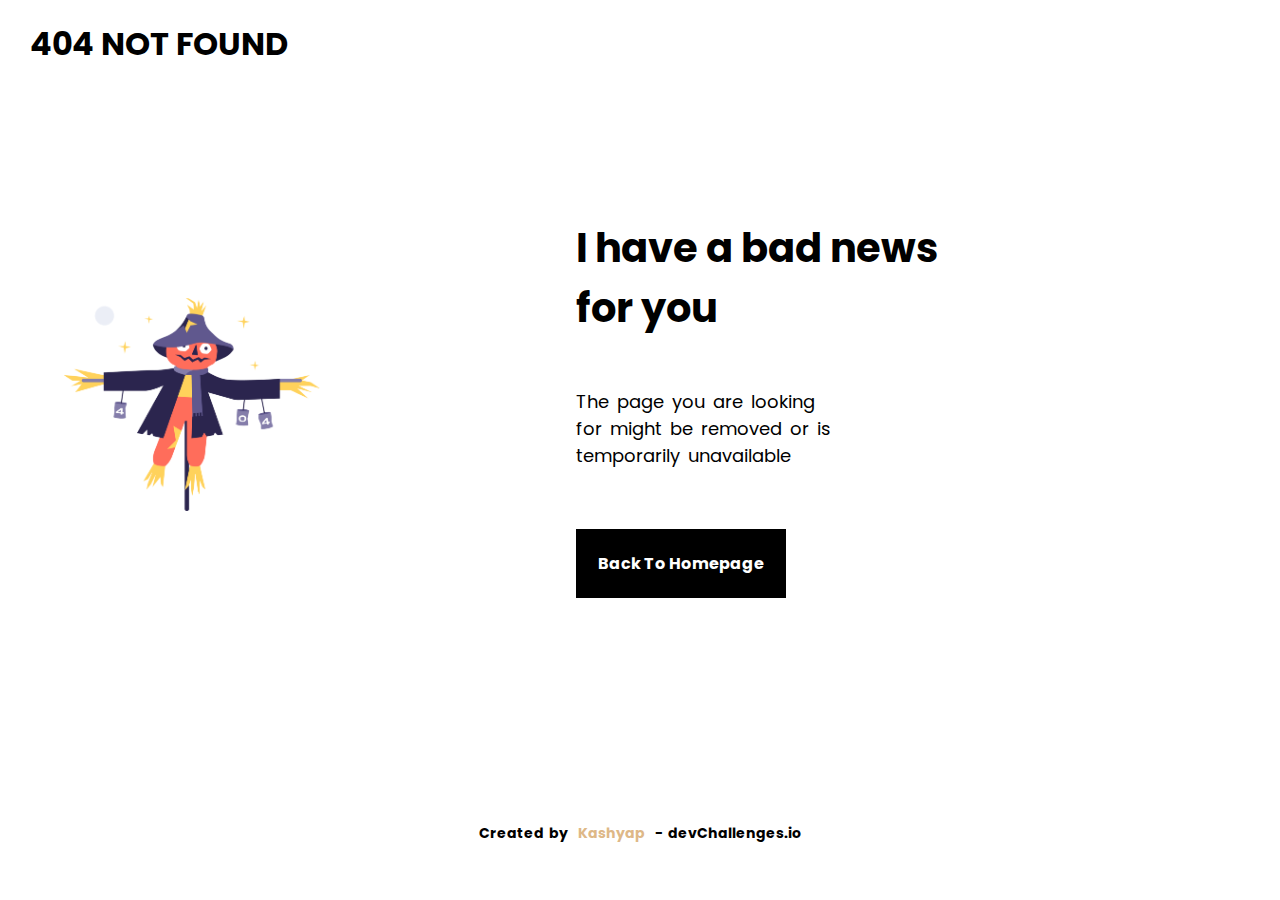
<file: 404 master/index.html>
<!DOCTYPE html>
<html lang="en">

<head>
    <meta charset="UTF-8" />
    <meta http-equiv="X-UA-Compatible" content="IE=edge" />
    <meta name="viewport" content="width=device-width, initial-scale=1.0" />
    <title>404 page</title>
    <link rel="stylesheet" href="./style.css">
    <link rel="preconnect" href="https://fonts.gstatic.com">
    <link href="https://fonts.googleapis.com/css2?family=Poppins:wght@400;600&display=swap" rel="stylesheet">
</head>

<body>
    <h1 class="top-heading">404 NOT FOUND</h1>
    <div class="container">
        <div class="img-bg">
            <img src="./images/Scarecrow.png" class="img" alt="Scarecrow image as background" />
        </div>
        <div class="content">
            <h1>
                I have a bad news <br /> for you
            </h1>
            <p>
                The page you are looking <br />for might be removed or is <br /> temporarily unavailable
            </p>
            <div class="button">
                <a href="#">Back To Homepage</a>
            </div>
            
        </div>
        
    </div>

    <footer>
        <h3>Created by <span>Kashyap</span> - devChallenges.io</h3>
    </footer>

</body>

</html>
</file>
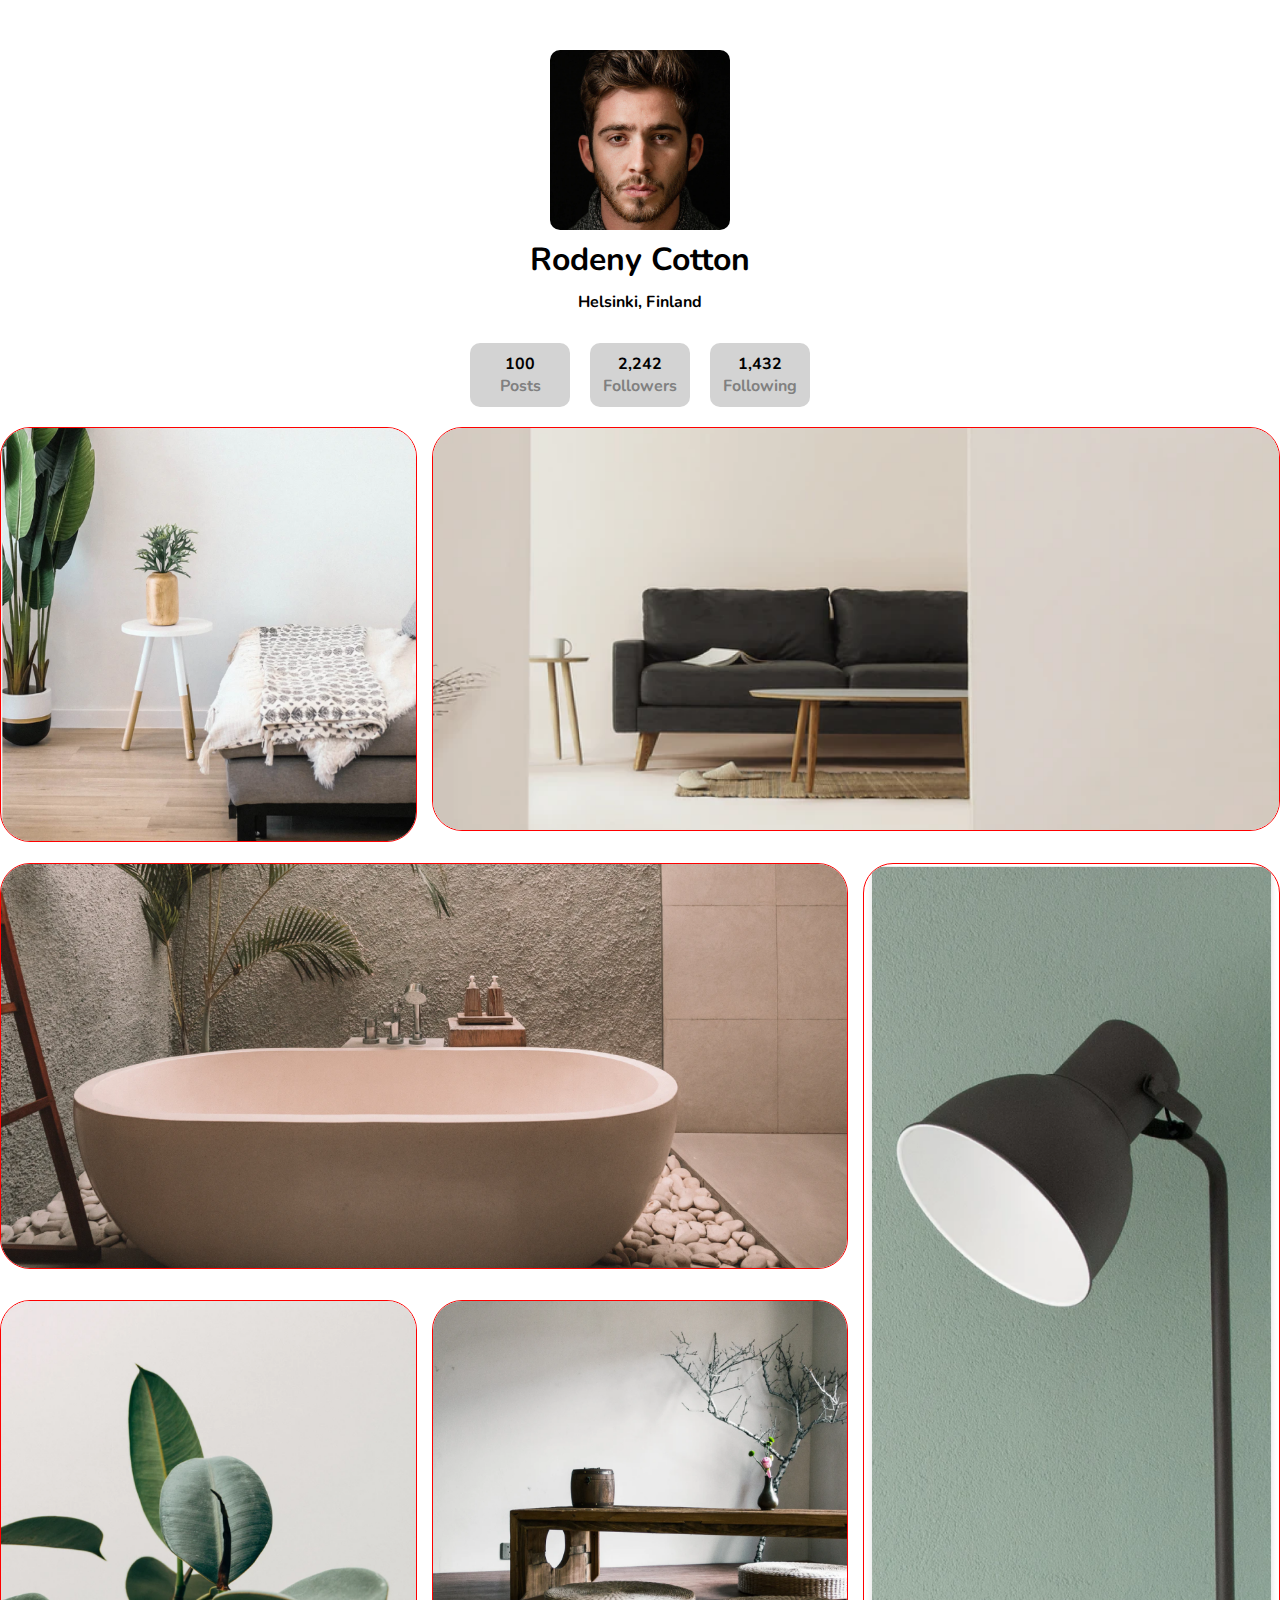
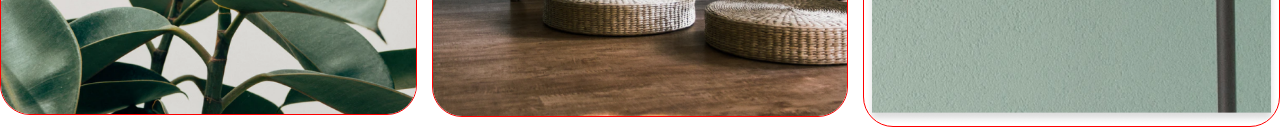
<file: gallery master/index.html>
<!DOCTYPE html>
<html lang="en">

<head>
    <meta charset="UTF-8">
    <meta http-equiv="X-UA-Compatible" content="IE=edge">
    <meta name="viewport" content="width=device-width, initial-scale=1.0">
    <title>My Gallery</title>
    <link rel="stylesheet" href="./style.css">
    <link rel="preconnect" href="https://fonts.gstatic.com">
    <link href="https://fonts.googleapis.com/css2?family=Nunito:wght@400;600&display=swap" rel="stylesheet">
</head>

<body>
    <div class="profile-container">
        <img src="./images/profilePhoto.png" class="profile-img"alt="person's picture">

        <div class="profile-data">
            <h1>Rodeny Cotton</h1>
            <p>Helsinki, Finland</p>
        </div>
        <div class="social">
            <p>100 <br> <span>Posts</span></p>
            <p>2,242 <br> <span>Followers</span> </p>
            <p>1,432 <br> <span>Following</span> </p>
        </div>
    </div>

    <div class="gallery-grid">
        <div class="img-1"><img src="./images/photo1.png" alt=""></div>
        <div class="img-2"><img  src="./images/photo2.png" alt=""></div> 
        <div class="img-3"><img src="./images/photo3.png" alt=""></div> 
        <div class="img-4"><img src="./images/photo4.png" alt=""></div>
        <div class="img-5"><img src="./images/photo5.png" alt=""></div>
        <div class="img-6"><img src="./images/photo6.png" alt=""></div>
    </div>
</body>

</html>
</file>
<file: 404 master/style.css>
* {
  padding: 0;
  margin: 0;
  box-sizing: border-box;
  font-family: "Poppins";
}

.container {
  display: grid;
  margin-top: 150px;
  grid-template-columns: 40% 50%;
  grid-template-rows: 100%;
  align-items: center;
  justify-content: center;
  /* border: 1px solid blue; */
}

.content {
  display: flex;
  flex-direction: column;
  /* border: 1px solid red; */
}
img {
  width: 50%;
}

.button {
  display: flex;
  padding-top: 30px;
  justify-content: flex-start;
}

a {
  text-decoration: none;
  border: 2px solid black;
  padding: 20px;
  color: White;
  background-color: black;
  font-weight: bold;
  margin-top: 30px;
}

a:hover {
  background-color: black;
  color: yellow;
  font-weight: 600;
}

.content h1 {
  font-size: 40px;
  font-weight: bold;
}

p {
  font-size: 18px;
  padding-top: 50px;
  word-spacing: 3px;
}

.top-heading {
  margin-top: 20px;
  margin-left: 30px;
}

footer {
  font-size: 12px;
  font-weight: 400;
  word-spacing: 2px;
  margin-top: 40px;
  display: flex;
  justify-content: center;
  align-items: center;
  position: relative;
  top: 20vh;
}

span {
display: inline-block;
  color: burlywood;
  padding:5px;

}

span:hover {
  color: brown;
  transform: rotate(30deg);
}
/* media query */

@media screen and (max-height: 700px) and (max-width: 700px) {
  .container {
    display: flex;
    flex-direction: column;
    align-items: center;
    justify-content: center;
  }

  .img-bg {
    margin-bottom: 30px;
    display: flex;
    justify-content: center;
    align-items: center;
  }

  footer {
    font-size: 12px;
    font-weight: 400;
    margin-top: 40px;
    display: flex;
    justify-content: center;
    align-items: center;
    position: relative;
    top: 0vh;
  }

}
</file>
<file: gallery master/style.css>
* {
  padding: 0;
  margin: 0;
  box-sizing: border-box;
  font-family: "Nunito", sans-serif;
}

.profile-container {
  display: flex;
  flex-direction: column;
  align-items: center;
  justify-content: center;
  margin-top: 50px;
}

.profile-img {
  width: 20vh;
  border-radius: 10px;
  margin-bottom: 8px;
}

.profile-data {
  text-align: center;
  margin-bottom: 10px;
  font-weight: bolder;
}

.profile-data p {
  padding-top: 10px;
}

.social {
  display: flex;
  text-align: center;
  padding: 10px 10px;
}

.social p {
  margin: 10px;
  padding: 10px;
  border-radius: 10px;
  width: 100px;
  background-color: lightgrey;
  font-weight: bold;
}

.social span {
  color: grey;
}

.gallery-grid {
  display: grid;
  grid-template-columns: repeat(auto-fit, 1fr);
  grid-template-rows: repeat(auto-fit, 1fr);
  grid-gap: 15px;
}

.gallery-grid img {
  border-radius: 30px;
  border: 1px solid red;
  width: 100%;
}


.img-2{
    grid-column: 2/4;
  
}

.img-3 {
   grid-row: 2/3;
   grid-column: 1/3;

}

.img-4 {
   grid-row: 2/4;
   
}


.img-5 {
   grid-column : 1/2;
   
}

.img-6 {
   grid-column:2/3;

}
</file>
